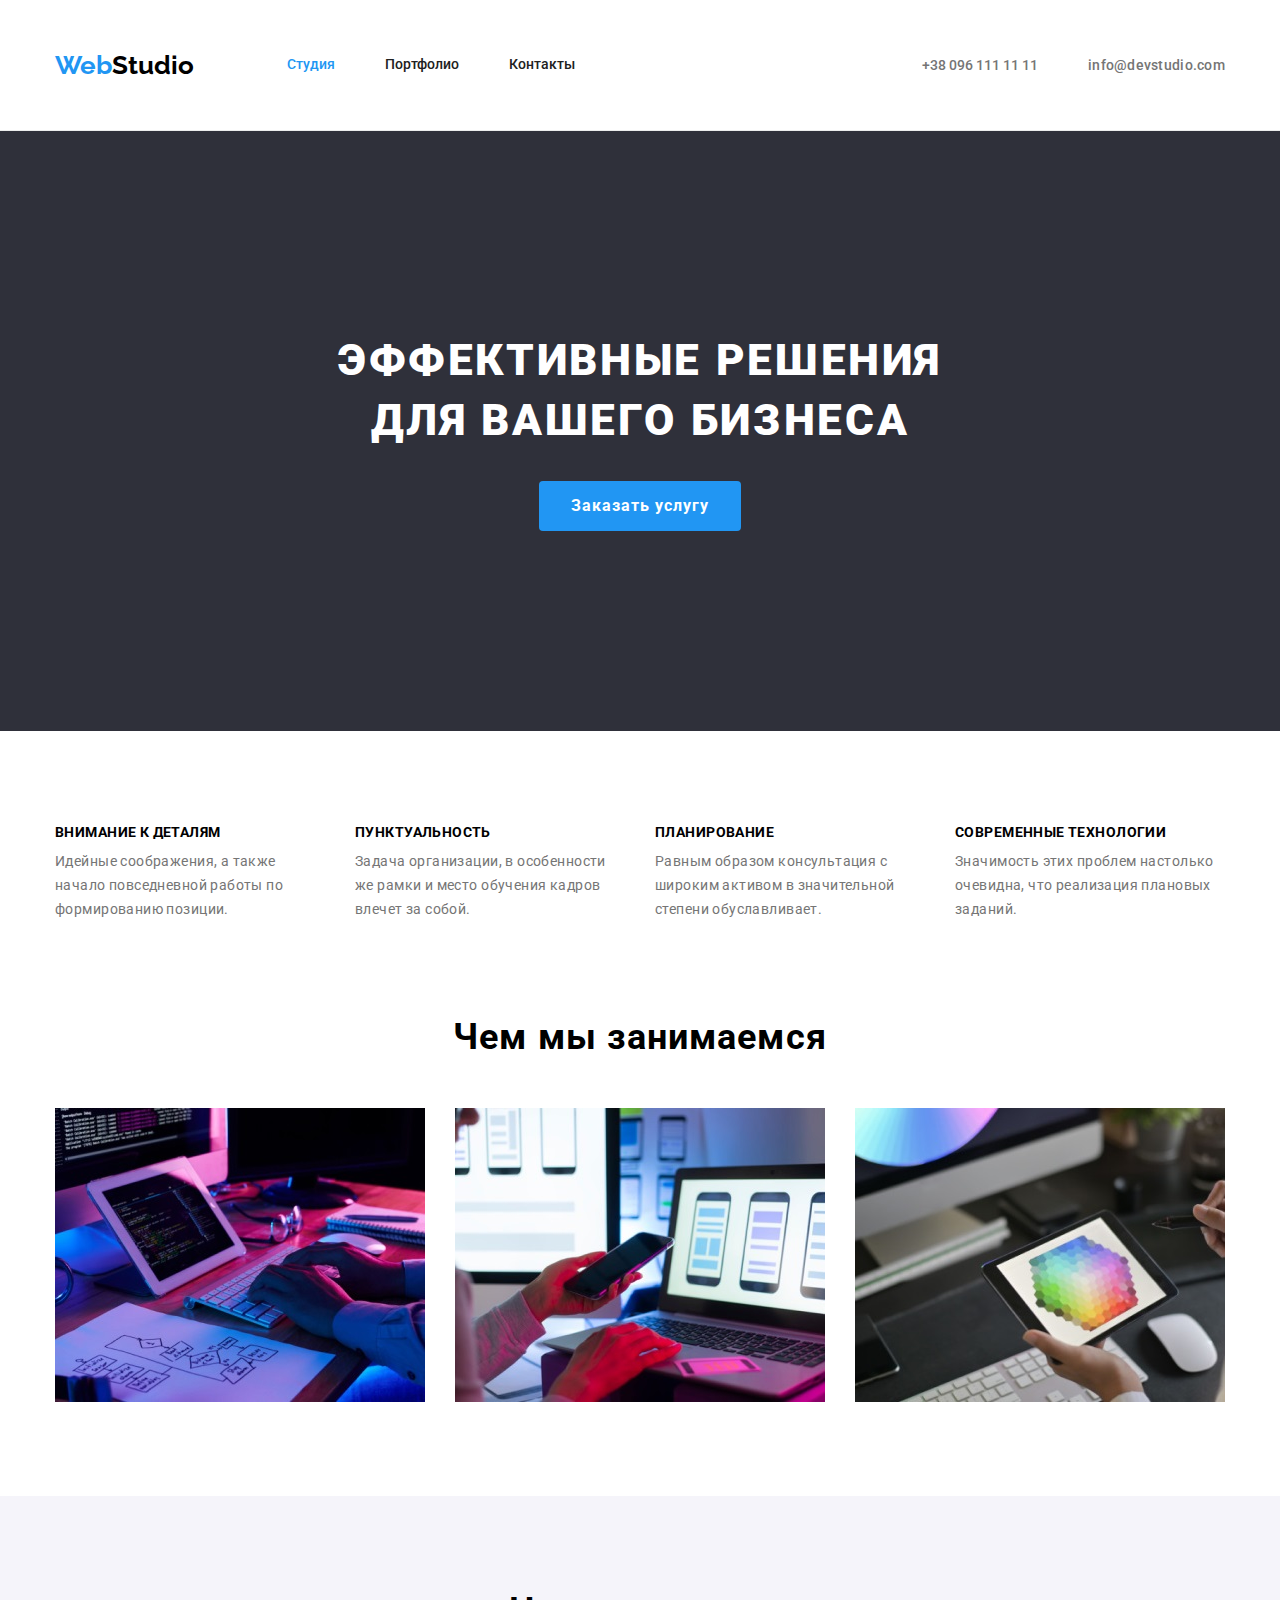
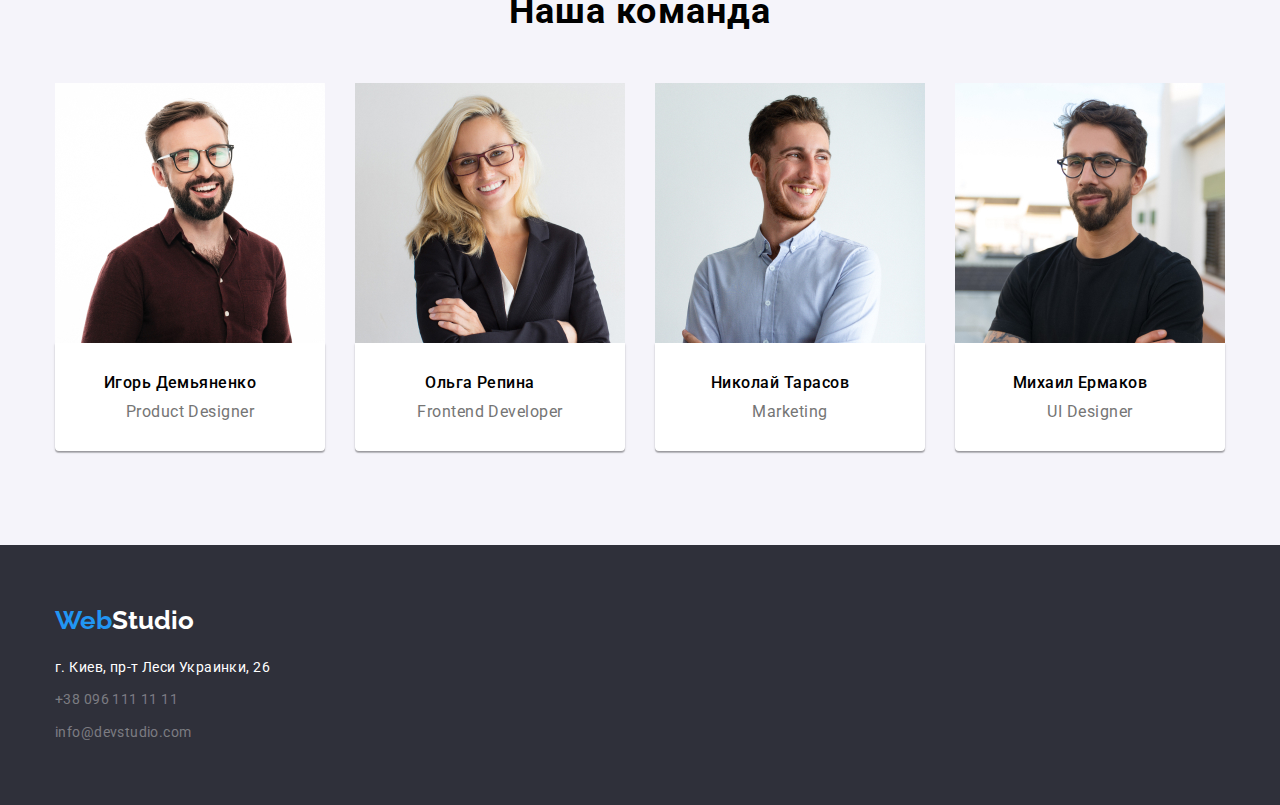
<file: index.html>
<!DOCTYPE html>
<html lang="en">
<head>
    <meta charset="UTF-8">
    <meta http-equiv="X-UA-Compatible" content="IE=edge">
    <meta name="viewport" content="width=device-width, initial-scale=1.0">
    <title>WebStudio</title>
    <link rel="preconnect" href="https://fonts.googleapis.com">
    <link rel="preconnect" href="https://fonts.gstatic.com" crossorigin>
    <link href="https://fonts.googleapis.com/css2?family=Raleway:wght@700&family=Roboto:wght@400;500;700;900&display=swap" rel="stylesheet">
    <link rel="stylesheet" href="https://cdnjs.cloudflare.com/ajax/libs/modern-normalize/1.0.0/modern-normalize.min.css"/>
    <link rel="stylesheet" href="./css/styles.css"/>
</head>
<body>
    <!--Header-->
    <header class="page-header">
        <div class="container header-container">
        <nav class="navigation">
            <a class="logo link" href="Web">Web<span class="link-logo-header">Studio</span></a>
                <ul class="menu-list list">
                <li class="menu-item">
                <a class="menu-link link current" href="">Студия</a>
                </li>
                <li class="menu-item">
                <a class="menu-link link" href="./portfolio.html">Портфолио</a>
                </li>
                <li class="menu-item">
                <a class="menu-link link" href="">Контакты</a>
                </li>
                </ul>
        </nav>
        <ul class="header-contacts list">
        <li><a class="phone-number link" href="tel:+380961111111">+38 096 111 11 11</a></li>
        <li><a class="email link" href="mailto:info@devstudio.com">info@devstudio.com</a></li>
        </ul>
        </div>
    </header>
    <!--HERO-->
    <main>
        <section class="main-section">
            <div class="container main-section-div">
                <h1 class="main-title">Эффективные решения для вашего бизнеса</h1>
                <button class="modal-btn" type="button">Заказать услугу</button>
            </div>
        </section>
        <!--Our features-->
        <section class="our-features">
            <div class="our-features-div container">
                <ul class="our-features-list list">
                    <li class="our-features-item">
                        <h3 class="features-title">Внимание к деталям</h3>
                        <p class="description">Идейные соображения, а также начало повседневной работы по формированию позиции.</p>
                    </li>
                    <li>
                        <h3 class="features-title">Пунктуальность</h3>
                        <p class="description">Задача организации, в особенности же рамки и место обучения кадров влечет за собой.</p>
                    </li>
                    <li>
                        <h3 class="features-title">Планирование</h3>
                        <p class="description">Равным образом консультация с широким активом в значительной степени обуславливает.</p>
                    </li>
                    <li>
                        <h3 class="features-title">Современные технологии</h3>
                        <p class="description">Значимость этих проблем настолько очевидна, что реализация плановых заданий.</p>
                    </li>
                </ul>
            </div>
        <!--Our business-->
        </section>
        <section class="our-business-section">
            <div class="our-business-div container">
        <h2 class="business-section-title">Чем мы занимаемся</h2>
        <ul class="business-section-list list">
            <li>
                <img class="bussines-section-image" src="./images/our_works/img1.jpg" alt="laptop" width="370" height="294"/>
            </li>
            <li>
                <img class="bussines-section-image" src="./images/our_works/img2.jpg" alt="cellphone" width="370" height="294"/>
            </li>
            <li>
                <img class="bussines-section-image" src="./images/our_works/img3.jpg" alt="tab" width="370" height="294"/>
            </li>
        </ul>
        </div>
        </section>
        <!--Our team-->
        <section class="our-team-section">
            <div class="our-team-section-div container">
            <h2 class="our-team-title">Наша команда</h2>
            <ul class="our-team list">
                <li class="our-team-item">
                    <img class="our-team-img" src="./images/our_team/img1.jpg" alt="Игорь Демьяненко" width="270" height="260"/>
                    <div class="person-title-desсription-border">
                    <h3 class="our-teams-person-title">Игорь Демьяненко</h3>
                    <p class="our-teams-person-desсription">Product Designer</p>
                    </div>
                </li>
                <li class="our-team-item">
                    <img class="our-team-img" src="./images/our_team/img2.jpg" alt="Ольга Репина" width="270" height="260"/>
                    <div class="person-title-desсription-border">
                    <h3 class="our-teams-person-title">Ольга Репина</h3>
                    <p class="our-teams-person-desсription">Frontend Developer</p>
                </div>
                </li>
                <li class="our-team-item">
                    <img class="our-team-img" src="./images/our_team/img3.jpg" alt="Николай Тарасов" width="270" height="260"/>
                    <div class="person-title-desсription-border">
                    <h3 class="our-teams-person-title">Николай Тарасов</h3>
                    <p class="our-teams-person-desсription">Marketing</p>
                </div>
                </li>
                <li class="our-team-item">
                    <img class="our-team-img" src="./images/our_team/img4.jpg" alt="Михаил Ермаков" width="270" height="260"/>
                    <div class="person-title-desсription-border">
                    <h3 class="our-teams-person-title">Михаил Ермаков</h3>
                    <p class="our-teams-person-desсription">UI Designer</p>
                    </div>
                </li>
            </ul>
        </div>
        </section>
    </main>
    <footer class="footer-section">
        <div class="footer-section-div container">
        <a class="logo-footer link" href="Web">Web<span class="link-logo-footer">Studio</span></a>
        <address class="contacts">
        <ul class="contacts-list link list">
            <li class="contacts-item">
                <a class="contacts-adress link" href="https://goo.gl/maps/FWrBWn9DCKe6x9mS8" 
                target="_blank" 
                rel="noopener noreferrer">г. Киев, пр-т Леси Украинки, 26</a>
            </li>
            <li class="contacts-item">
                <a class="contacts-phone link" href="tel:+380961111111">+38 096 111 11 11</a>
            </li>
            <li class="contacts-item">
                <a class="contacts-email link" href="mailto:info@devstudio.com">info@devstudio.com</a>
            </li>
            </ul>
        </address>
    </div>
    </footer>
</body>
</html>
</file>
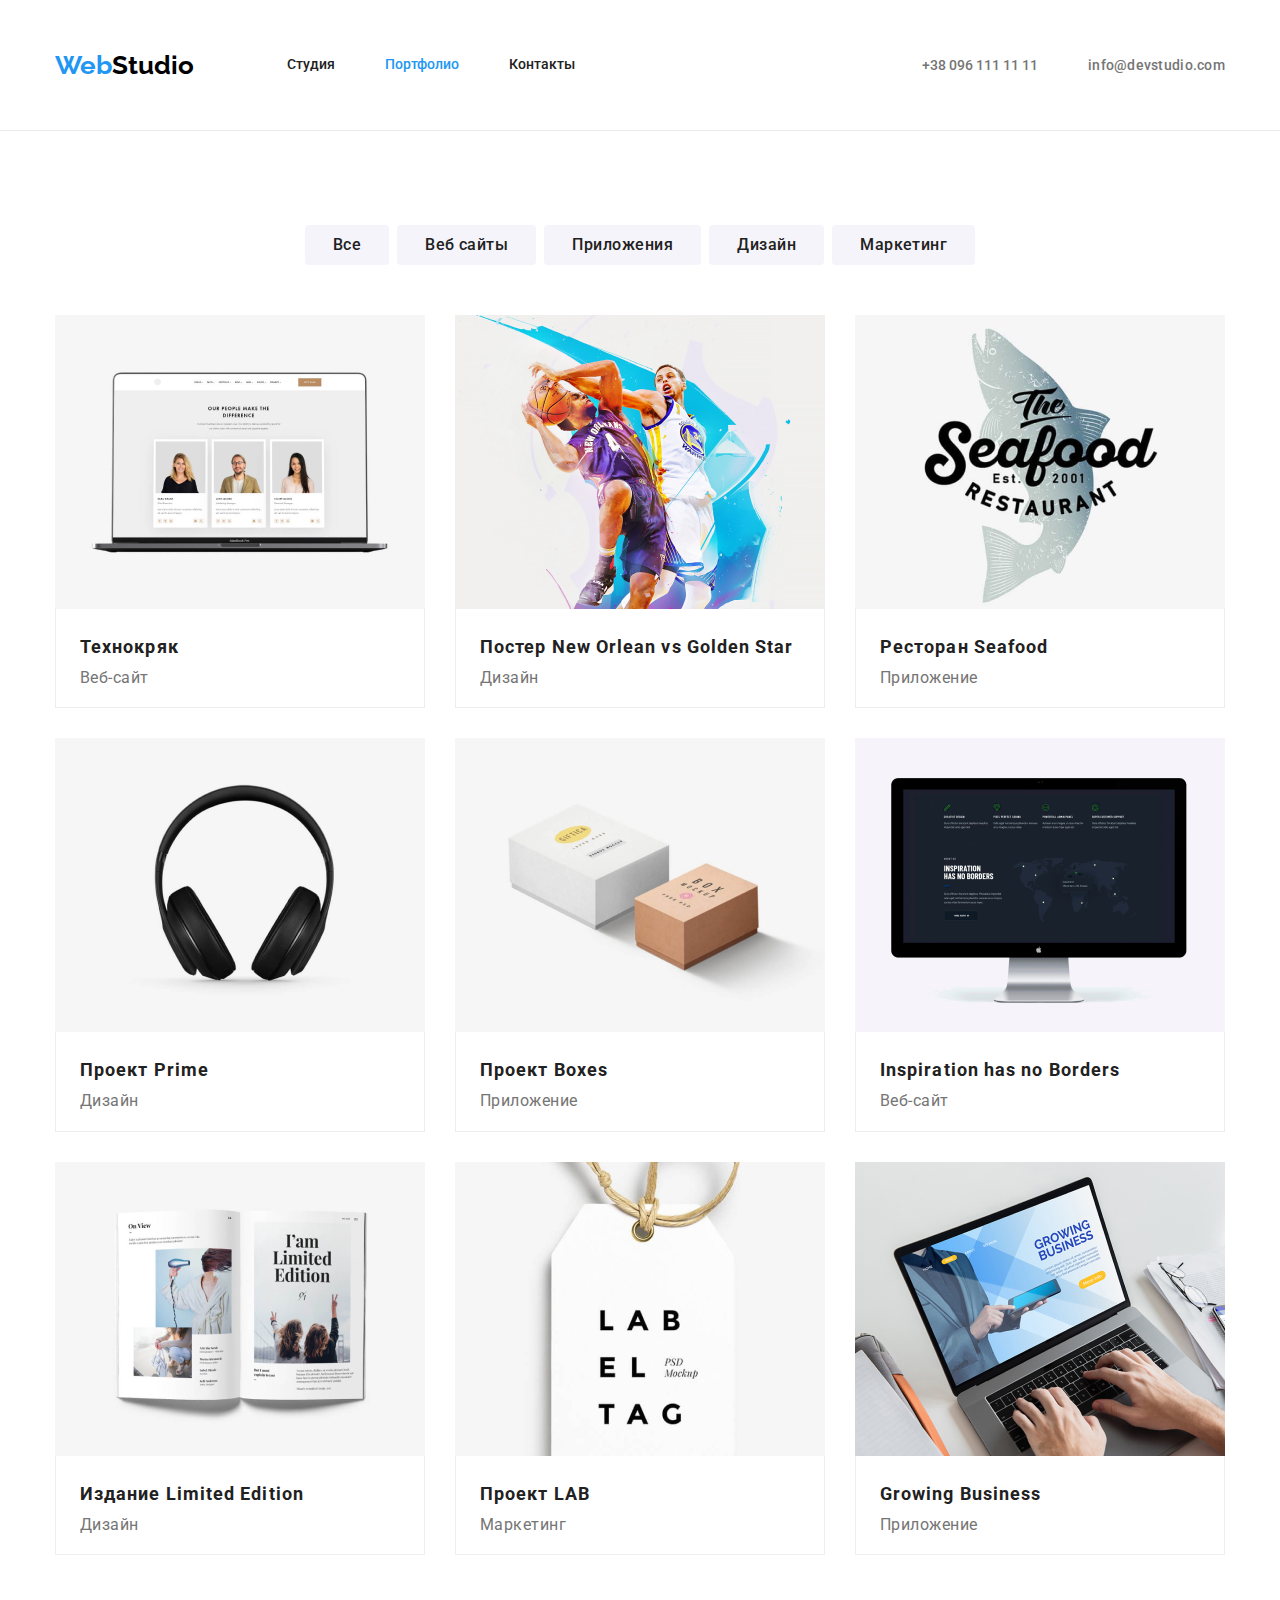
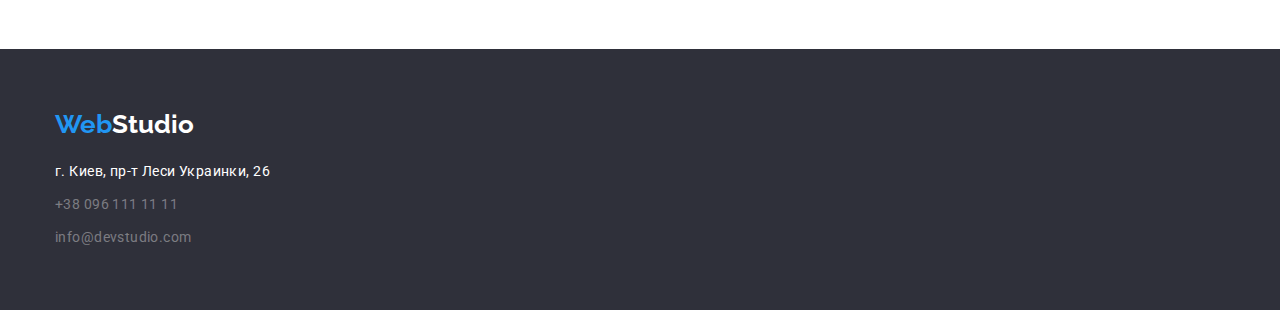
<file: portfolio.html>
<!DOCTYPE html>
<html lang="en">
<head>
    <meta charset="UTF-8">
    <meta http-equiv="X-UA-Compatible" content="IE=edge">
    <meta name="viewport" content="width=device-width, initial-scale=1.0">
    <title>WebStudio</title>
    <link rel="preconnect" href="https://fonts.googleapis.com">
    <link rel="preconnect" href="https://fonts.gstatic.com" crossorigin>
    <link href="https://fonts.googleapis.com/css2?family=Raleway:wght@700&family=Roboto:wght@400;500;700;900&display=swap" rel="stylesheet">
    <link rel="stylesheet" href="https://cdnjs.cloudflare.com/ajax/libs/modern-normalize/1.0.0/modern-normalize.min.css"/>
    <link rel="stylesheet" href="./css/styles.css"/>
</head>
<body>
    <!--Header-->
    <header class="page-header">
        <div class="container header-container">
        <nav class="navigation">
            <a class="logo link" href="Web">Web<span class="link-logo-header">Studio</span></a>
                <ul class="menu-list list">
                <li class="menu-item">
                <a class="menu-link link" href="./index.html">Студия</a>
                </li>
                <li class="menu-item">
                <a class="menu-link link current" href="">Портфолио</a>
                </li>
                <li class="menu-item">
                <a class="menu-link link" href="">Контакты</a>
                </li>
                </ul>
        </nav>
        <ul class="header-contacts list">
        <li><a class="phone-number link" href="tel:+380961111111">+38 096 111 11 11</a></li>
        <li><a class="email link" href="mailto:info@devstudio.com">info@devstudio.com</a></li>
        </ul>
        </div>
    </header>
    <!--Portfolio-->
    <main>
        <section class="portfolio-section">
            <div class="portfolio-section-div container">
                <ul class="portfolio-list list">
                <li class="portfolio-item">
                <button class="portfolio-btn link" type="button">Все</button>
                </li>
                <li class="portfolio-item">
                 <button class="portfolio-btn link" type="button">Веб сайты</button>
                </li>
                <li class="portfolio-item">
                 <button class="portfolio-btn link" type="button">Приложения</button>
                </li>
                <li class="portfolio-item">
                 <button class="portfolio-btn link" type="button">Дизайн</button>
                </li>
                <li class="portfolio-item">
                 <button class="portfolio-btn link" type="button">Маркетинг</button>
                </li>
                </ul>

                <ul class="projects-list list link">
                    <li class="projects-list-item">
                    <a class="link list" href="">
                        <img src="./images/portfolio/img1.jpg" alt="Три фотографии" width="370" height="294"/>
                        <div class="project-list-item-info">
                        <h2 class="projects-list-item-title">Технокряк</h2>
                        <p class="projects-list-item-title-description">Веб-сайт</p>
                        </div>
                    </a>
                    </li>
                    <li class="projects-list-item">
                        <a class="link list" href="">
                        <img src="./images/portfolio/img2.jpg" alt="Два баскетболиста" width="370" height="294"/>
                        <div class="project-list-item-info">
                        <h2 class="projects-list-item-title">Постер New Orlean vs Golden Star</h2>
                        <p class="projects-list-item-title-description">Дизайн</p>
                        </div>
                    </a>
                    </li>
                    <li class="projects-list-item">
                        <a class="link list" href="">
                        <img src="./images/portfolio/img3.jpg" alt="Рыба" width="370" height="294"/>
                        <div class="project-list-item-info">
                        <h2 class="projects-list-item-title">Ресторан Seafood</h2>
                        <p class="projects-list-item-title-description ">Приложение</p>
                        </div>
                    </a>
                    </li>
                    <li class="projects-list-item">
                        <a  class="link list" href="">
                        <img src="./images/portfolio/img4.jpg" alt="Наушники" width="370" height="294"/>
                        <div class="project-list-item-info">
                        <h2 class="projects-list-item-title">Проект Prime</h2>
                        <p class="projects-list-item-title-description">Дизайн</p>
                        </div>
                    </a>
                    </li>
                    <li class="projects-list-item">
                        <a  class="link list" href="">
                        <img src="./images/portfolio/img5.jpg" alt="Две коробки" width="370" height="294"/>
                        <div class="project-list-item-info">
                        <h2 class="projects-list-item-title">Проект Boxes</h2>
                        <p class="projects-list-item-title-description">Приложение</p>
                        </div>
                    </a>
                    </li>
                    <li class="projects-list-item">
                        <a  class="link list" href="">
                        <img src="./images/portfolio/img6.jpg" alt="Моноблок-монитор" width="370" height="294"/>
                        <div class="project-list-item-info">
                        <h2 class="projects-list-item-title">Inspiration has no Borders</h2>
                        <p class="projects-list-item-title-description">Веб-сайт</p>
                        </div>
                    </a>
                    </li>
                    <li class="projects-list-item">
                        <a  class="link list" href="">
                        <img src="./images/portfolio/img7.jpg" alt="Книга" width="370" height="294"/>
                        <div class="project-list-item-info">
                        <h2 class="projects-list-item-title">Издание Limited Edition</h2>
                        <p class="projects-list-item-title-description">Дизайн</p>
                        </div>
                    </a>
                    </li>
                    <li class="projects-list-item">
                        <a  class="link list" href="">
                        <img src="./images/portfolio/img8.jpg" alt="Бирка" width="370" height="294"/>
                        <div class="project-list-item-info">
                        <h2 class="projects-list-item-title">Проект LAB</h2>
                        <p class="projects-list-item-title-description">Маркетинг</p>
                        </div>
                    </a>
                    </li>
                    <li class="projects-list-item">
                        <a class="link list" href="">
                        <img src="./images/portfolio/img9.jpg" alt="Ноутбук" width="370" height="294"/>
                        <div class="project-list-item-info">
                        <h2 class="projects-list-item-title">Growing Business</h2>
                        <p class="projects-list-item-title-description">Приложение</p>
                        </div>
                    </a>
                    </li>
                </ul>
            </div>
        </section>
    </main>
    <footer class="footer-section">
        <div class="footer-section-div container">
        <a class="logo-footer link" href="Web">Web<span class="link-logo-footer">Studio</span></a>
        <address class="contacts">
        <ul class="contacts-list link list">
            <li class="contacts-item">
                <a class="contacts-adress link" href="https://goo.gl/maps/FWrBWn9DCKe6x9mS8" 
                target="_blank" 
                rel="noopener noreferrer">г. Киев, пр-т Леси Украинки, 26</a>
            </li>
            <li class="contacts-item">
                <a class="contacts-phone link" href="tel:+380961111111">+38 096 111 11 11</a>
            </li>
            <li class="contacts-item">
                <a class="contacts-email link" href="mailto:info@devstudio.com">info@devstudio.com</a>
            </li>
            </ul>
        </address>
    </div>
    </footer>
</body>
</html>
</file>
<file: css/styles.css>
.link {
    text-decoration: none;
}

.list{
    list-style: none;
}

:root{
    --accent-color: #2196F3;
    --description-text-color: #757575;
    --logo-white-theme-color: black;
    --logo-black-theme-color: white;
    --focus-accent-color: #2196F3;
    --buttons-focus-color: white;
    --buttons-background-color: #2196F3;
}

body {
    font-family: 'Roboto', sans-serif;
    color: black;
}

img{
    display: block;
}

.container{
    width: 1200px;
    padding-left: 15px;
    padding-right: 15px;
    margin-left: auto;
    margin-right: auto;
}

.header-container{
    display: flex;
    align-items: center;
}

h1,
h2,
h3,
p {
  margin-top: 0;
  margin-bottom: 0;
}

ul, ol {
    margin-top: 0;
    margin-bottom: 0;
    padding-left: 0;
  }

button {
    cursor: pointer;
  } 

.menu-link.current{
      color: #2196F3;
  }

/* Header */

.page-header{
    padding-top: 25px;
    padding-bottom: 25px;
    background-color: #FFFFFF;
    border-bottom: 1px solid #ececec;
}
header{display: block;}
.logo{
font-family: 'Raleway', sans-serif;
font-weight: 700;
font-size: 26px;
line-height: 1.19;
color: var(--accent-color);
margin-right: 93px;
display: inline-block;
}

.navigation{
    display: flex;
    align-items: center;
}

.link-logo-header{
    color: var(--logo-white-theme-color);
}

.menu-list{
    display: flex;
    align-items: center;
}

.menu-item:not(:last-child){
    margin-right: 50px;
}

.menu-link{
font-weight: 500;
font-size: 14px;
line-height: 1.14;
color: #212121;
padding-top: 32px;
padding-bottom: 32px;
display: block;
}

.menu-link:hover,
.menu-link:focus{
    color: var(--focus-accent-color);
}
.phone-number{
font-weight: 500;
font-size: 14px;
line-height: 1.14;
margin-right: 50px;

color: #757575;
}
.phone-number:hover,
.phone-number:focus{
    color: var(--focus-accent-color);
}

.header-contacts{
    display: flex;
    justify-content: space-between;
    margin-left: auto;
}

.email{
    font-weight: 500;
    font-size: 14px;
    line-height: 1.14;
    letter-spacing: 0.02em;
    
    color: #757575;
    }
    .email:hover,
    .email:focus{
        color: #2196F3;
    }

    /* Main selection */

    .main-section{
        background-color: #2F303A;
        text-align: center;
        padding-top: 200px;
        padding-bottom: 200px;
    }
   
    .main-title{
        max-width: 696px;
        font-weight: 900;
        font-size: 44px;
        line-height: 1.36;
        text-align: center;
        letter-spacing: 0.06em;
        text-transform: uppercase;
        margin: 0 auto 30px;
        color: #FFFFFF;
    }
    .modal-btn{
        font-weight: 700;
        font-size: 16px;
        line-height: 1.87;
        text-align: center;
        letter-spacing: 0.06em;
        cursor: pointer;
        background-color: #2196F3;
        padding: 10px 32px 10px 32px;
        display: inline-block;
        border-radius: 4px;
        border: none;
        color: #FFFFFF;
    }
    .modal-btn:hover,
    .modal-btn:focus{
        background-color: #188CE8;
        color: var(--buttons-focus-color);
    }

    /* Our features */
    .our-features{
        padding-top: 94px;
    }

    .our-features-list{
        display: flex;
        justify-content: space-between;
    }
    
.features-title{
    font-weight: 700;
    font-size: 14px;
    line-height: 1.14;
    text-transform: uppercase;
    letter-spacing: 0.03em;
    }
.description{
    font-weight: 400;
    font-size: 14px;
    line-height: 1.71;
    letter-spacing: 0.03em;
    width: 270px;
    margin-top: 10px;
    
    color: var(--description-text-color);
}

.business-section-title{
    font-weight: 700;
    font-size: 36px;
    line-height: 1.17;
    text-align: center;
    letter-spacing: 0.03em;
    margin-top: 0px;
    margin-bottom: 50px;
}
.our-business-section{
    padding-top: 94px;
    padding-bottom: 94px;
}
.business-section-list{
    display: flex;
    justify-content: space-between;
}
.bussines-section-image:not(:last-child){
    margin-right: 30px;
}
 /* Our team */
.our-team-section{
    padding-top: 94px;
    padding-bottom: 94px;
    background: #F5F4FA;
}
.our-team{
    display: flex;
    flex-wrap: wrap;
}

.our-team-item:not(:last-child){
    margin-right:30px;
}


.our-team-title{
    font-weight: 700;
    font-size: 36px;
    line-height: 1.17;
    text-align: center;
    letter-spacing: 0.03em;
    margin-bottom: 50px;
}

.our-teams-person-title{
    font-weight: 500;
    max-width: 250px;
    font-size: 16px;
    line-height: 1.19;
    text-align: center;
    letter-spacing: 0.03em;
    margin-bottom: 10px;
}

.our-teams-person-desсription{
    font-weight: 400;
    font-size: 16px;
    line-height: 1.19;
    text-align: center;
    letter-spacing: 0.03em;
    color: var(--description-text-color);
}

.person-title-desсription-border{
    padding-top: 30px;
    border-radius: 0px 0px 4px 4px;
    background: #FFFFFF;
    padding-bottom: 30px;
    box-shadow: 0px 1px 3px rgba(0, 0, 0, 0.12),
                0px 1px 1px rgba(0, 0, 0, 0.14), 
                0px 2px 1px rgba(0, 0, 0, 0.2);
}

 /* Footer */
 .footer-section{
    background-color: #2F303A;
    padding-top: 60px;
    padding-bottom: 60px;
 }
.link-logo-footer{
    color: var(--logo-black-theme-color);
}
    .logo-footer{
    font-family: 'Raleway', sans-serif;
    font-weight: 700;
    font-size: 26px;
    line-height: 1.19;
    color: var(--accent-color);
    display: inline-block;
}
.contacts{
    font-style: normal;
    margin-top: 20px;
}
.contacts-adress{
    font-weight: 400;
    font-size: 14px;
    line-height: 1.71;
    letter-spacing: 0.03em;

    color: white;
}
.contacts-phone{
    font-weight: 400;
    font-size: 14px;
    line-height: 1.71;

    letter-spacing: 0.03em;
    color:#ffffff60;
    }

.contacts-item:not(:last-child){
    margin: 0px 0px 9px 0px;
}

.contacts-email{
    font-weight: 400;
    font-size: 14px;
    line-height: 1.71;

    letter-spacing: 0.03em;
    color: #ffffff60;
}

/* ====== Portfolio ==========*/
.portfolio-section{
    padding-top: 94px;
    padding-bottom: 94px;
}
.portfolio-list{
    display: flex;
    justify-content: center;
    margin-bottom: 50px;
}

.portfolio-item{
    padding: 6px 22px 6px 22px;
    background-color: #F5F4FA;
    border-radius: 4px;
}

.portfolio-item:hover,
.portfolio-item:focus{
    background-color: var(--focus-accent-color);
    color: var(--buttons-focus-color);
    box-shadow: 0px 3px 1px rgba(0, 0, 0, 0.1), 0px 1px 2px rgba(0, 0, 0, 0.08), 0px 2px 2px rgba(0, 0, 0, 0.12);
}

.portfolio-btn:hover,
.portfolio-btn:focus{
    background-color: var(--focus-accent-color);
    color: var(--buttons-focus-color);
}

.portfolio-btn{
    font-weight: 500;
    font-size: 16px;
    line-height: 1.63;
    text-align: center;
    letter-spacing: 0.03em;
    border: transparent;
    background-color: transparent;

    color: #212121;
}


.portfolio-item:not(:last-child){
    margin-right: 8px;
}

.projects-list{
    display: flex;
    flex-wrap: wrap;
}

.projects-list-item-title{
    font-weight: 700;
    font-size: 18px;
    line-height: 2;
    letter-spacing: 0.06em;
    color: #212121;
    margin-bottom: 4px; 
}
.projects-list-item-title-description{
    font-weight: 400;
    font-size: 16px;
    line-height: 1,88;
    letter-spacing: 0.03em;
    color: var(--description-text-color);
}

.project-list-item-info{
    padding: 20px 24px 20px 24px;
    background: #FFFFFF;
    border-right: 1px solid #EEEEEE;
    border-bottom: 1px solid #EEEEEE;
    border-left: 1px solid #EEEEEE;
}

.projects-list-item {
    flex-basis: calc((100% - 90px)) / 3;
  }
  .projects-list-item:not(:nth-child(3n)) {
    margin-right: 30px;
  }
  .projects-list-item:not(:nth-last-child(-n + 3)) {
    margin-bottom: 30px;
  }
</file>
